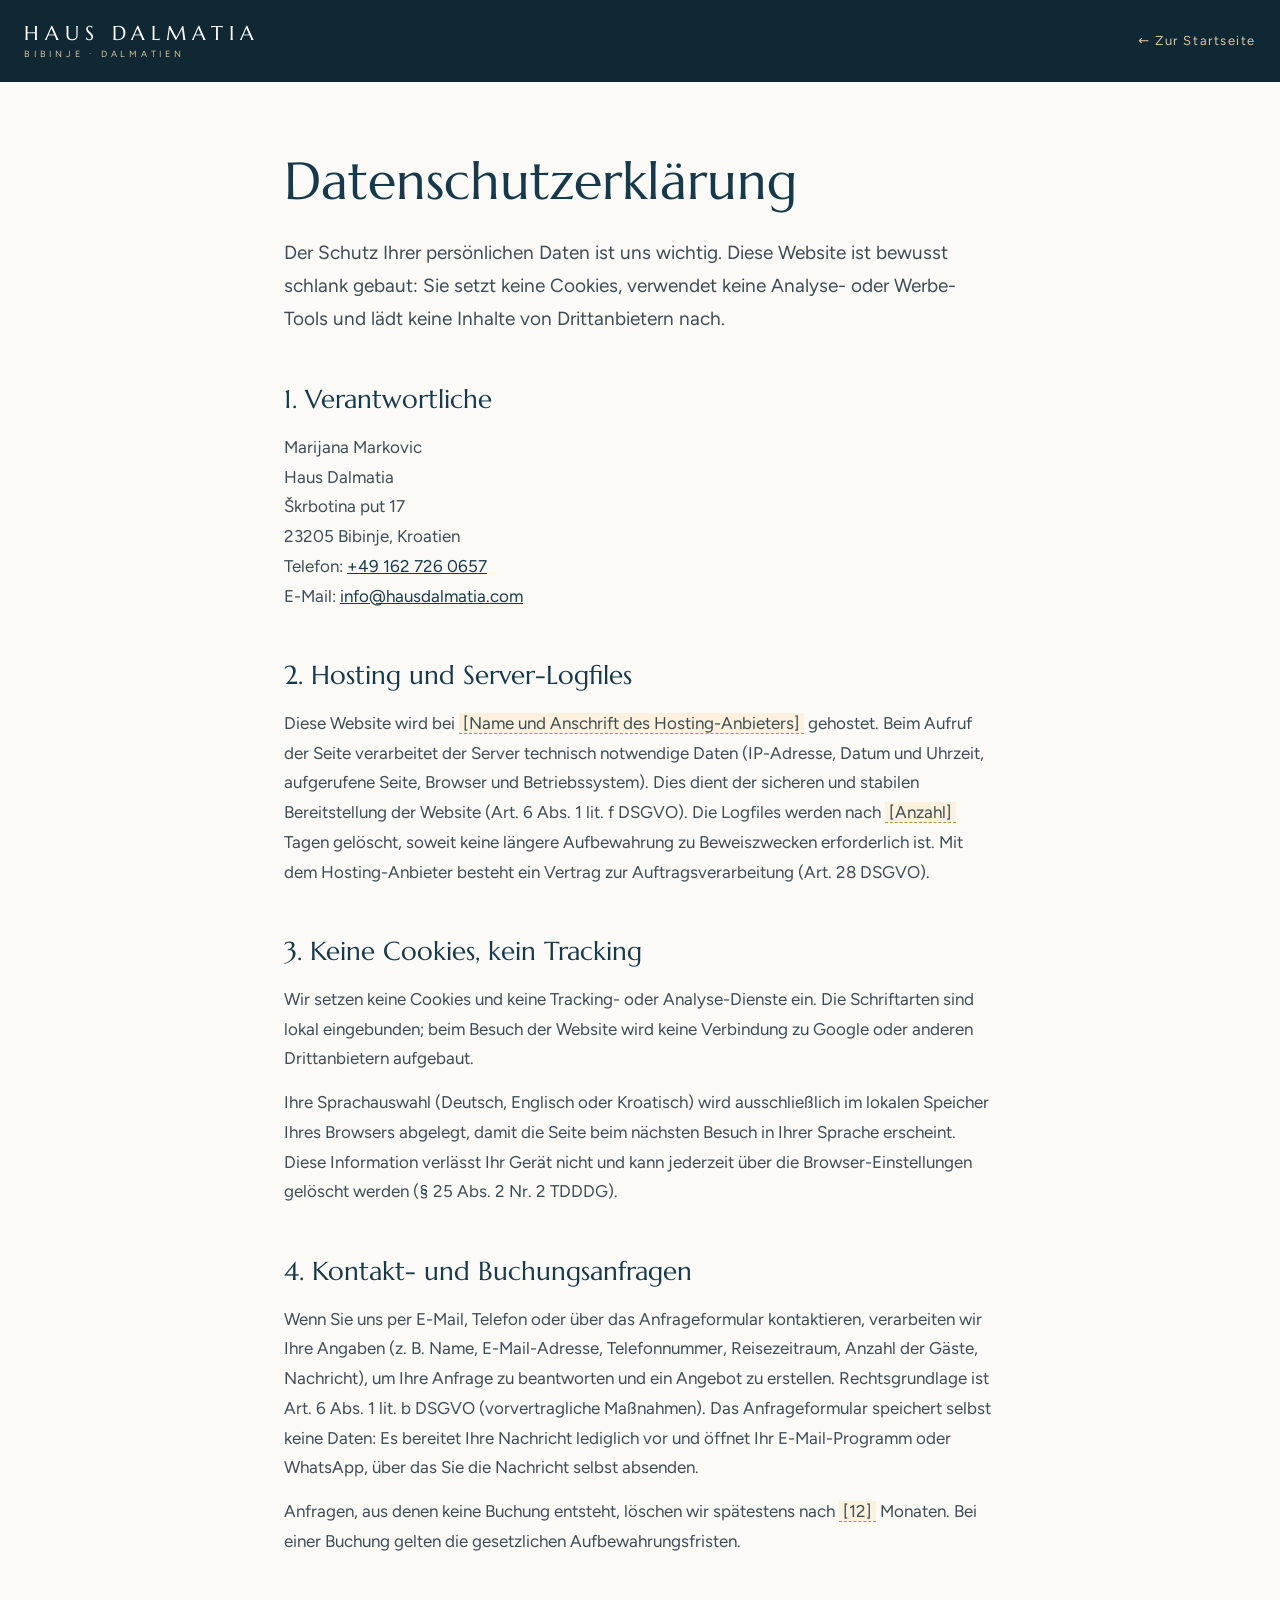
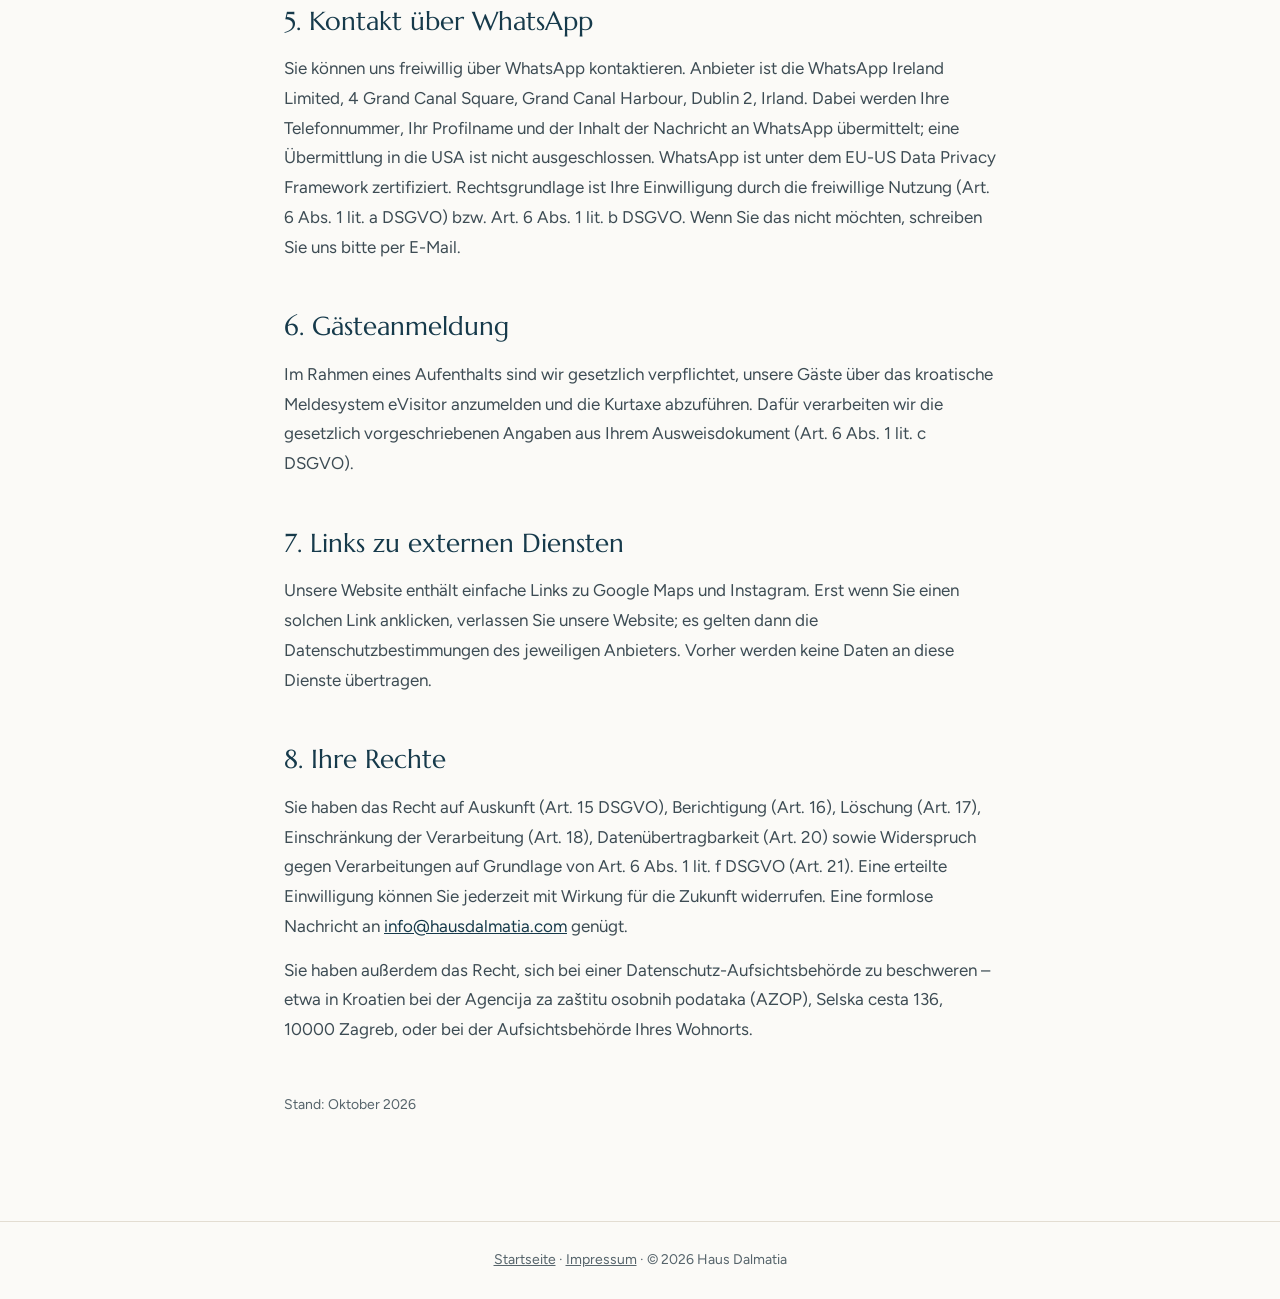
<file: datenschutz.html>
<!DOCTYPE html>
<html lang="de">
<head>
<meta charset="UTF-8">
<meta name="color-scheme" content="only light">
<meta name="viewport" content="width=device-width, initial-scale=1.0">
<title>Datenschutzerklärung · Haus Dalmatia</title>
<meta name="robots" content="noindex, follow">
<link rel="icon" href="bilder/favicon.svg" type="image/svg+xml">
<link rel="stylesheet" href="legal.css">
</head>
<body>
<!--
  HINWEIS FÜR DEN EIGENTÜMER:
  Diese Datenschutzerklärung ist auf den aktuellen technischen Stand der Website zugeschnitten
  (statische Seite, keine Cookies, kein Tracking, Schriften lokal, Kontakt per E-Mail/WhatsApp).
  Alle Stellen mit [ … ] bitte ergänzen. Vor Veröffentlichung durch eine fachkundige Stelle prüfen lassen.
  Sobald Tracking, ein Buchungskalender, ein Newsletter oder ein Formular-Dienst eingebunden wird,
  muss diese Erklärung erweitert werden.
-->
<header class="top"><a href="index.html" class="logo">Haus Dalmatia<small>Bibinje · Dalmatien</small></a><a href="index.html" class="back">← Zur Startseite</a></header>
<main>
<h1>Datenschutzerklärung</h1>
<p class="lead">Der Schutz Ihrer persönlichen Daten ist uns wichtig. Diese Website ist bewusst schlank gebaut: Sie setzt keine Cookies, verwendet keine Analyse- oder Werbe-Tools und lädt keine Inhalte von Drittanbietern nach.</p>

<h2>1. Verantwortliche</h2>
<p>Marijana Markovic<br>Haus Dalmatia<br>Škrbotina put 17<br>23205 Bibinje, Kroatien<br>Telefon: <a href="tel:+491627260657">+49 162 726 0657</a><br>E-Mail: <a href="mailto:info@hausdalmatia.com">info@hausdalmatia.com</a></p>

<h2>2. Hosting und Server-Logfiles</h2>
<p>Diese Website wird bei <span class="fill">[Name und Anschrift des Hosting-Anbieters]</span> gehostet. Beim Aufruf der Seite verarbeitet der Server technisch notwendige Daten (IP-Adresse, Datum und Uhrzeit, aufgerufene Seite, Browser und Betriebssystem). Dies dient der sicheren und stabilen Bereitstellung der Website (Art. 6 Abs. 1 lit. f DSGVO). Die Logfiles werden nach <span class="fill">[Anzahl]</span> Tagen gelöscht, soweit keine längere Aufbewahrung zu Beweiszwecken erforderlich ist. Mit dem Hosting-Anbieter besteht ein Vertrag zur Auftragsverarbeitung (Art. 28 DSGVO).</p>

<h2>3. Keine Cookies, kein Tracking</h2>
<p>Wir setzen keine Cookies und keine Tracking- oder Analyse-Dienste ein. Die Schriftarten sind lokal eingebunden; beim Besuch der Website wird keine Verbindung zu Google oder anderen Drittanbietern aufgebaut.</p>
<p>Ihre Sprachauswahl (Deutsch, Englisch oder Kroatisch) wird ausschließlich im lokalen Speicher Ihres Browsers abgelegt, damit die Seite beim nächsten Besuch in Ihrer Sprache erscheint. Diese Information verlässt Ihr Gerät nicht und kann jederzeit über die Browser-Einstellungen gelöscht werden (§ 25 Abs. 2 Nr. 2 TDDDG).</p>

<h2>4. Kontakt- und Buchungsanfragen</h2>
<p>Wenn Sie uns per E-Mail, Telefon oder über das Anfrageformular kontaktieren, verarbeiten wir Ihre Angaben (z. B. Name, E-Mail-Adresse, Telefonnummer, Reisezeitraum, Anzahl der Gäste, Nachricht), um Ihre Anfrage zu beantworten und ein Angebot zu erstellen. Rechtsgrundlage ist Art. 6 Abs. 1 lit. b DSGVO (vorvertragliche Maßnahmen). Das Anfrageformular speichert selbst keine Daten: Es bereitet Ihre Nachricht lediglich vor und öffnet Ihr E-Mail-Programm oder WhatsApp, über das Sie die Nachricht selbst absenden.</p>
<p>Anfragen, aus denen keine Buchung entsteht, löschen wir spätestens nach <span class="fill">[12]</span> Monaten. Bei einer Buchung gelten die gesetzlichen Aufbewahrungsfristen.</p>

<h2>5. Kontakt über WhatsApp</h2>
<p>Sie können uns freiwillig über WhatsApp kontaktieren. Anbieter ist die WhatsApp Ireland Limited, 4 Grand Canal Square, Grand Canal Harbour, Dublin 2, Irland. Dabei werden Ihre Telefonnummer, Ihr Profilname und der Inhalt der Nachricht an WhatsApp übermittelt; eine Übermittlung in die USA ist nicht ausgeschlossen. WhatsApp ist unter dem EU-US Data Privacy Framework zertifiziert. Rechtsgrundlage ist Ihre Einwilligung durch die freiwillige Nutzung (Art. 6 Abs. 1 lit. a DSGVO) bzw. Art. 6 Abs. 1 lit. b DSGVO. Wenn Sie das nicht möchten, schreiben Sie uns bitte per E-Mail.</p>

<h2>6. Gästeanmeldung</h2>
<p>Im Rahmen eines Aufenthalts sind wir gesetzlich verpflichtet, unsere Gäste über das kroatische Meldesystem eVisitor anzumelden und die Kurtaxe abzuführen. Dafür verarbeiten wir die gesetzlich vorgeschriebenen Angaben aus Ihrem Ausweisdokument (Art. 6 Abs. 1 lit. c DSGVO).</p>

<h2>7. Links zu externen Diensten</h2>
<p>Unsere Website enthält einfache Links zu Google Maps und Instagram. Erst wenn Sie einen solchen Link anklicken, verlassen Sie unsere Website; es gelten dann die Datenschutzbestimmungen des jeweiligen Anbieters. Vorher werden keine Daten an diese Dienste übertragen.</p>

<h2>8. Ihre Rechte</h2>
<p>Sie haben das Recht auf Auskunft (Art. 15 DSGVO), Berichtigung (Art. 16), Löschung (Art. 17), Einschränkung der Verarbeitung (Art. 18), Datenübertragbarkeit (Art. 20) sowie Widerspruch gegen Verarbeitungen auf Grundlage von Art. 6 Abs. 1 lit. f DSGVO (Art. 21). Eine erteilte Einwilligung können Sie jederzeit mit Wirkung für die Zukunft widerrufen. Eine formlose Nachricht an <a href="mailto:info@hausdalmatia.com">info@hausdalmatia.com</a> genügt.</p>
<p>Sie haben außerdem das Recht, sich bei einer Datenschutz-Aufsichtsbehörde zu beschweren – etwa in Kroatien bei der Agencija za zaštitu osobnih podataka (AZOP), Selska cesta 136, 10000 Zagreb, oder bei der Aufsichtsbehörde Ihres Wohnorts.</p>

<p class="stand">Stand: Oktober 2026</p>
</main>
<footer class="bottom"><a href="index.html">Startseite</a> · <a href="impressum.html">Impressum</a> · <span>© 2026 Haus Dalmatia</span></footer>
</body>
</html>
</file>
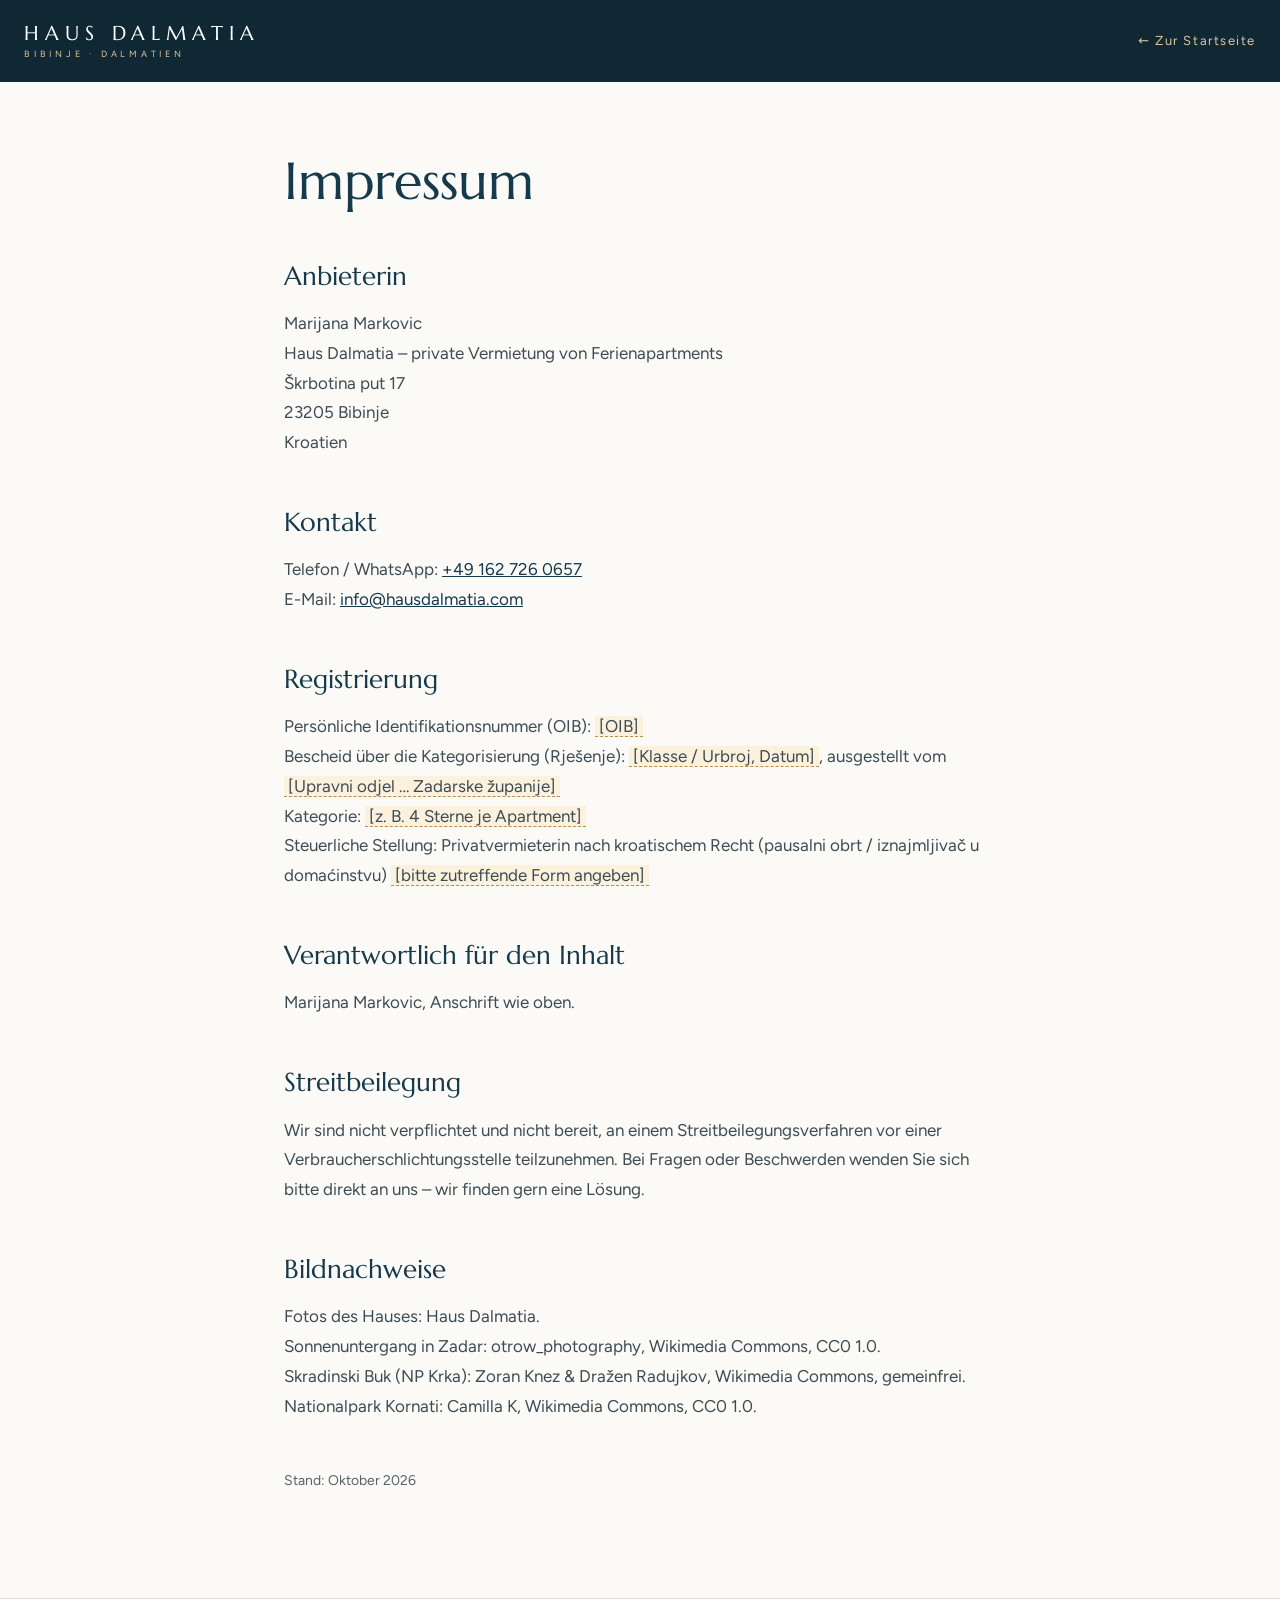
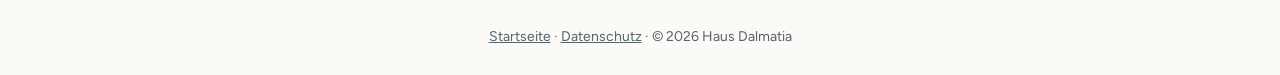
<file: impressum.html>
<!DOCTYPE html>
<html lang="de">
<head>
<meta charset="UTF-8">
<meta name="color-scheme" content="only light">
<meta name="viewport" content="width=device-width, initial-scale=1.0">
<title>Impressum · Haus Dalmatia</title>
<meta name="robots" content="noindex, follow">
<link rel="icon" href="bilder/favicon.svg" type="image/svg+xml">
<link rel="stylesheet" href="legal.css">
</head>
<body>
<!--
  HINWEIS FÜR DEN EIGENTÜMER:
  Alle Stellen mit [ … ] bitte ergänzen (Daten aus dem Rješenje / Bescheid über die Kategorisierung
  und der OIB). Vor Veröffentlichung prüfen lassen.
-->
<header class="top"><a href="index.html" class="logo">Haus Dalmatia<small>Bibinje · Dalmatien</small></a><a href="index.html" class="back">← Zur Startseite</a></header>
<main>
<h1>Impressum</h1>

<h2>Anbieterin</h2>
<p>Marijana Markovic<br>Haus Dalmatia – private Vermietung von Ferienapartments<br>Škrbotina put 17<br>23205 Bibinje<br>Kroatien</p>

<h2>Kontakt</h2>
<p>Telefon / WhatsApp: <a href="tel:+491627260657">+49 162 726 0657</a><br>E-Mail: <a href="mailto:info@hausdalmatia.com">info@hausdalmatia.com</a></p>

<h2>Registrierung</h2>
<p>Persönliche Identifikationsnummer (OIB): <span class="fill">[OIB]</span><br>
Bescheid über die Kategorisierung (Rješenje): <span class="fill">[Klasse / Urbroj, Datum]</span>, ausgestellt vom <span class="fill">[Upravni odjel … Zadarske županije]</span><br>
Kategorie: <span class="fill">[z. B. 4 Sterne je Apartment]</span><br>
Steuerliche Stellung: Privatvermieterin nach kroatischem Recht (pausalni obrt / iznajmljivač u domaćinstvu) <span class="fill">[bitte zutreffende Form angeben]</span></p>

<h2>Verantwortlich für den Inhalt</h2>
<p>Marijana Markovic, Anschrift wie oben.</p>

<h2>Streitbeilegung</h2>
<p>Wir sind nicht verpflichtet und nicht bereit, an einem Streitbeilegungsverfahren vor einer Verbraucherschlichtungsstelle teilzunehmen. Bei Fragen oder Beschwerden wenden Sie sich bitte direkt an uns – wir finden gern eine Lösung.</p>

<h2>Bildnachweise</h2>
<p>Fotos des Hauses: Haus Dalmatia.<br>
Sonnenuntergang in Zadar: otrow_photography, Wikimedia Commons, CC0 1.0.<br>
Skradinski Buk (NP Krka): Zoran Knez &amp; Dražen Radujkov, Wikimedia Commons, gemeinfrei.<br>
Nationalpark Kornati: Camilla K, Wikimedia Commons, CC0 1.0.</p>

<p class="stand">Stand: Oktober 2026</p>
</main>
<footer class="bottom"><a href="index.html">Startseite</a> · <a href="datenschutz.html">Datenschutz</a> · <span>© 2026 Haus Dalmatia</span></footer>
</body>
</html>
</file>
<file: legal.css>
:root{color-scheme:only light}
@font-face{font-family:'Figtree';font-style:normal;font-weight:400;font-display:swap;src:url(fonts/figtree-latin-400-normal.woff2) format('woff2')}
@font-face{font-family:'Figtree';font-style:normal;font-weight:400;font-display:swap;src:url(fonts/figtree-latin-ext-400-normal.woff2) format('woff2');unicode-range:U+0100-02BA,U+02BD-02C5,U+02C7-02CC,U+02CE-02D7,U+02DD-02FF,U+1E00-1E9F,U+2020,U+20A0-20AB,U+20AD-20C0,U+2C60-2C7F,U+A720-A7FF}
@font-face{font-family:'Figtree';font-style:normal;font-weight:600;font-display:swap;src:url(fonts/figtree-latin-600-normal.woff2) format('woff2')}
@font-face{font-family:'Marcellus';font-style:normal;font-weight:400;font-display:swap;src:url(fonts/marcellus-latin-400-normal.woff2) format('woff2')}
@font-face{font-family:'Marcellus';font-style:normal;font-weight:400;font-display:swap;src:url(fonts/marcellus-latin-ext-400-normal.woff2) format('woff2');unicode-range:U+0100-02BA,U+02BD-02C5,U+02C7-02CC,U+02CE-02D7,U+02DD-02FF,U+1E00-1E9F,U+2020,U+20A0-20AB,U+20AD-20C0,U+2C60-2C7F,U+A720-A7FF}
:root{--ivory:#fbfaf7;--ivory-deep:#e3ddd2;--ink:#1d2b33;--sea:#163a4b;--sea-deep:#0f2834;--gold:#b48f55;--gold-soft:#dcc59c;--stone:#56646b}
*{margin:0;padding:0;box-sizing:border-box}
body{font-family:'Figtree',system-ui,sans-serif;font-weight:400;color:var(--ink);background:var(--ivory);line-height:1.75;font-size:17px}
a{color:var(--sea)}
.top{background:var(--sea-deep);padding:22px 24px;display:flex;justify-content:space-between;align-items:center;gap:16px}
.logo{font-family:'Marcellus',Georgia,serif;font-size:20px;letter-spacing:.3em;text-transform:uppercase;color:#fff;text-decoration:none;line-height:1.2}
.logo small{display:block;font-family:'Figtree',system-ui,sans-serif;font-size:9px;letter-spacing:.42em;color:var(--gold-soft);margin-top:3px}
.back{color:var(--gold-soft);font-size:13px;letter-spacing:.12em;text-decoration:none}
main{max-width:760px;margin:0 auto;padding:70px 24px 90px}
h1{font-family:'Marcellus',Georgia,serif;font-weight:400;font-size:clamp(36px,5vw,52px);color:var(--sea);margin-bottom:24px;line-height:1.15}
h2{font-family:'Marcellus',Georgia,serif;font-weight:400;font-size:26px;color:var(--sea);margin:42px 0 10px}
p{margin-bottom:14px;color:#3d4c54}
.lead{font-size:19px}
.fill{background:#fbf1dc;border-bottom:1px dashed var(--gold);padding:0 4px}
.stand{margin-top:48px;font-size:14px;color:var(--stone)}
.bottom{border-top:1px solid var(--ivory-deep);padding:26px 24px;text-align:center;font-size:14px;color:var(--stone)}
.bottom a{color:var(--stone)}
</file>
